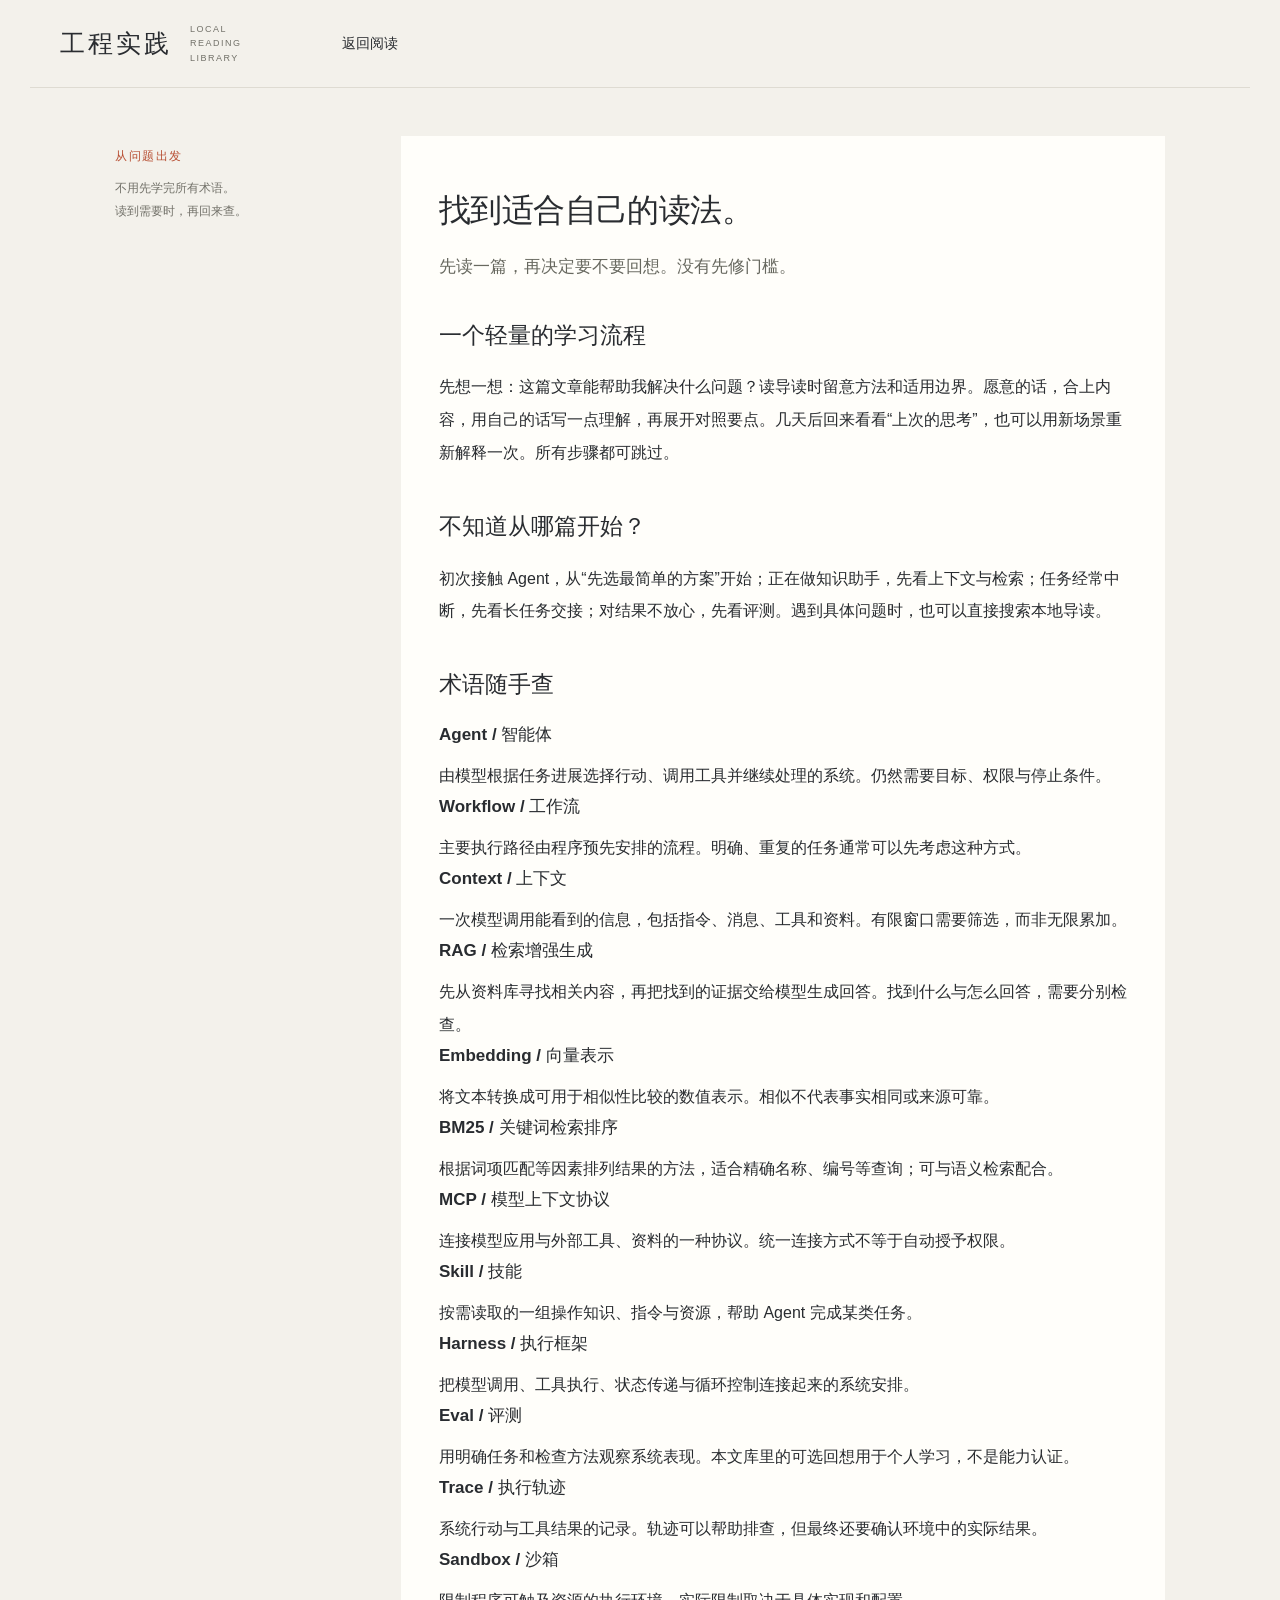
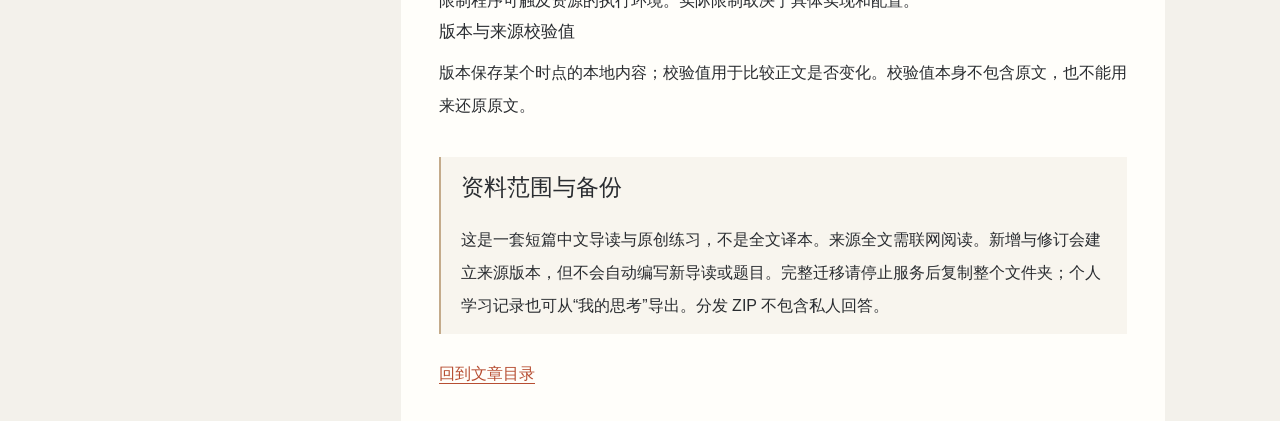
<file: web/guide.html>
<!doctype html><html lang="zh-CN"><head><meta charset="utf-8"><meta name="viewport" content="width=device-width,initial-scale=1"><title>如何使用 · 工程实践</title><link rel="stylesheet" href="style.css"></head><body>
<header class="top"><a class="brand" href="/">工程实践<span>LOCAL READING LIBRARY</span></a><nav aria-label="主导航"><a href="/">返回阅读</a></nav></header>
<div class="layout"><aside><p class="eyebrow">从问题出发</p><p class="side-intro">不用先学完所有术语。<br>读到需要时，再回来查。</p></aside><main class="paper"><h1>找到适合自己的读法。</h1><p class="lead">先读一篇，再决定要不要回想。没有先修门槛。</p>
<div class="prose"><section><h2>一个轻量的学习流程</h2><p>先想一想：这篇文章能帮助我解决什么问题？读导读时留意方法和适用边界。愿意的话，合上内容，用自己的话写一点理解，再展开对照要点。几天后回来看看“上次的思考”，也可以用新场景重新解释一次。所有步骤都可跳过。</p></section>
<section><h2>不知道从哪篇开始？</h2><p>初次接触 Agent，从“先选最简单的方案”开始；正在做知识助手，先看上下文与检索；任务经常中断，先看长任务交接；对结果不放心，先看评测。遇到具体问题时，也可以直接搜索本地导读。</p></section>
<section><h2>术语随手查</h2>
<h3>Agent / 智能体</h3><p>由模型根据任务进展选择行动、调用工具并继续处理的系统。仍然需要目标、权限与停止条件。</p>
<h3>Workflow / 工作流</h3><p>主要执行路径由程序预先安排的流程。明确、重复的任务通常可以先考虑这种方式。</p>
<h3>Context / 上下文</h3><p>一次模型调用能看到的信息，包括指令、消息、工具和资料。有限窗口需要筛选，而非无限累加。</p>
<h3>RAG / 检索增强生成</h3><p>先从资料库寻找相关内容，再把找到的证据交给模型生成回答。找到什么与怎么回答，需要分别检查。</p>
<h3>Embedding / 向量表示</h3><p>将文本转换成可用于相似性比较的数值表示。相似不代表事实相同或来源可靠。</p>
<h3>BM25 / 关键词检索排序</h3><p>根据词项匹配等因素排列结果的方法，适合精确名称、编号等查询；可与语义检索配合。</p>
<h3>MCP / 模型上下文协议</h3><p>连接模型应用与外部工具、资料的一种协议。统一连接方式不等于自动授予权限。</p>
<h3>Skill / 技能</h3><p>按需读取的一组操作知识、指令与资源，帮助 Agent 完成某类任务。</p>
<h3>Harness / 执行框架</h3><p>把模型调用、工具执行、状态传递与循环控制连接起来的系统安排。</p>
<h3>Eval / 评测</h3><p>用明确任务和检查方法观察系统表现。本文库里的可选回想用于个人学习，不是能力认证。</p>
<h3>Trace / 执行轨迹</h3><p>系统行动与工具结果的记录。轨迹可以帮助排查，但最终还要确认环境中的实际结果。</p>
<h3>Sandbox / 沙箱</h3><p>限制程序可触及资源的执行环境。实际限制取决于具体实现和配置。</p>
<h3>版本与来源校验值</h3><p>版本保存某个时点的本地内容；校验值用于比较正文是否变化。校验值本身不包含原文，也不能用来还原原文。</p></section>
<section><h2>资料范围与备份</h2><p>这是一套短篇中文导读与原创练习，不是全文译本。来源全文需联网阅读。新增与修订会建立来源版本，但不会自动编写新导读或题目。完整迁移请停止服务后复制整个文件夹；个人学习记录也可从“我的思考”导出。分发 ZIP 不包含私人回答。</p></section></div><a class="source-link" href="/">回到文章目录</a></main></div></body></html>
</file>
<file: web/style.css>
:root{--bg:#f3f1eb;--paper:#fffefa;--ink:#292c30;--muted:#727169;--line:#dedbd2;--accent:#b74e32;--soft:#ece6db;--green:#526c5b;font-family:-apple-system,BlinkMacSystemFont,"Segoe UI","Noto Sans CJK SC","Microsoft YaHei",sans-serif;color:var(--ink);background:var(--bg);font-synthesis:none}
*{box-sizing:border-box}body{margin:0}a{color:inherit;text-decoration:none}a:hover{color:var(--accent)}button,input,select,textarea{font:inherit}button,a,input,select,textarea{touch-action:manipulation}button{cursor:pointer;border:1px solid var(--line);border-radius:7px;background:var(--paper);color:var(--ink);padding:9px 14px}button:hover{border-color:var(--accent);color:var(--accent)}button:disabled{cursor:wait;opacity:.55}a:focus-visible,button:focus-visible,input:focus-visible,select:focus-visible,textarea:focus-visible,summary:focus-visible{outline:2px solid var(--accent);outline-offset:4px}.primary{background:var(--accent);border-color:var(--accent);color:white}.primary:hover{background:#a8442b;color:white}.quiet{background:transparent;border-color:transparent;padding-left:0;padding-right:0;color:var(--muted)}.muted{color:var(--muted)}.tiny{font-size:12px}.eyebrow{font-size:12px;letter-spacing:.13em;color:var(--accent);font-weight:600}.skip{position:fixed;left:16px;top:-60px;z-index:10;background:white;padding:12px}.skip:focus{top:8px}
.top{height:88px;max-width:1220px;margin:auto;display:flex;align-items:center;gap:62px;padding:0 30px;border-bottom:1px solid var(--line)}.brand{font-family:Georgia,"Songti SC",serif;font-size:25px;letter-spacing:3px;font-weight:600;display:flex;align-items:center;gap:18px}.brand span{font:9px/1.6 sans-serif;letter-spacing:1.5px;max-width:90px;color:var(--muted)}nav{display:flex;gap:30px;font-size:14px}nav a{padding:12px 0}nav a.active{color:var(--accent)}.local-label{margin-left:auto;color:var(--muted);font-size:12px}
.layout{max-width:1100px;margin:48px auto 0;display:grid;grid-template-columns:205px minmax(0,1fr);gap:50px;padding:0 25px;min-height:65vh}aside{font-size:13px;color:var(--muted);align-self:start;position:sticky;top:25px;max-height:calc(100vh - 50px);overflow:auto}aside .label{font-size:11px;letter-spacing:1px;margin:28px 0 14px}aside a{display:block;line-height:1.8;padding:7px 0}aside a.current{color:var(--accent)}aside hr{border:0;border-top:1px solid var(--line);margin:23px 0}.side-intro{line-height:1.9;font-size:12px}.side-link{border-bottom:1px solid var(--line);padding-bottom:20px}.search{width:100%;background:transparent;border:0;border-bottom:1px solid #b8b3a8;padding:12px 0;color:var(--ink);border-radius:0}h1{font-size:36px;line-height:1.45;letter-spacing:-.6px;margin:17px 0 18px;font-weight:650}h2{font-size:23px;line-height:1.6;margin:0 0 18px;font-weight:600}h3{font-size:17px;line-height:1.6;margin:0 0 12px}.lead{font-size:17px;line-height:1.95;color:#686960;margin:0 0 20px}.meta{font-size:12px;color:var(--muted);line-height:2;display:flex;flex-wrap:wrap;gap:6px 14px}.meta a{border-bottom:1px solid #bbb6ac}.intro{padding:14px 0 28px;border-bottom:1px solid var(--line);margin-bottom:26px}.continue{background:var(--soft);padding:22px 25px;display:flex;justify-content:space-between;align-items:center;gap:20px;margin:24px 0}.continue p{margin:5px 0;font-size:13px;color:var(--muted)}.continue strong{font-weight:500}.section-top{display:flex;justify-content:space-between;align-items:center;margin:30px 0 10px}.section-top h2{margin:0;font-size:19px}.section-top span{font-size:12px;color:var(--muted)}
.article-row{padding:22px 0;border-bottom:1px solid var(--line)}.article-row h3{font-size:19px;margin:4px 0 8px}.article-row p{font-size:13px;line-height:1.9;color:var(--muted);margin:0 0 8px}.tag{font-size:11px;color:var(--accent)}.state{font-size:11px;padding:3px 7px;background:var(--soft);color:#6d624e;display:inline-block;margin-right:5px}.empty{padding:35px 0;color:var(--muted);line-height:1.9}.paper{background:var(--paper);padding:36px 38px;min-width:0}.paper .intro{padding-top:0}.paper h1{font-size:32px}.source-title{font-size:12px;line-height:1.8;color:var(--muted);margin-bottom:12px;overflow-wrap:anywhere}.prose{font-size:16px;line-height:2.05}.prose section{padding:13px 0 25px;scroll-margin-top:28px}.prose p{margin:0}.prose section:nth-child(4){border-left:2px solid #c4ab8b;padding:12px 20px;background:#f8f5ee;margin:10px 0 30px}.notice{font-size:13px;line-height:1.9;padding:16px 18px;background:#f1ece2;margin:20px 0}select{max-width:100%;border:1px solid var(--line);padding:7px;background:var(--paper);border-radius:4px;color:var(--ink)}details{border-top:1px solid var(--line);padding:19px 0}summary{cursor:pointer;font-size:14px;line-height:1.7}details p{font-size:14px;line-height:1.9}.reflection{margin:30px 0 15px;border-top:1px solid var(--line);padding-top:25px}.reflection>p{font-size:14px;color:var(--muted);line-height:1.9}.question{padding:16px 0}.question label{display:block;font-size:15px;line-height:1.9;margin-bottom:10px}.question textarea{width:100%;min-height:120px;resize:vertical;background:#fffefa;border:1px solid #d4cec2;border-radius:5px;padding:13px;font-size:14px;line-height:1.9;color:var(--ink)}.question details{padding:10px 0;border:0}.question summary{font-size:12px;color:var(--muted)}.answers p{white-space:pre-wrap;overflow-wrap:anywhere}.actions{display:flex;gap:12px;flex-wrap:wrap;align-items:center;margin:18px 0}.actions select{font-size:13px}.next{padding-top:25px;border-top:1px solid var(--line);margin-top:30px;display:flex;justify-content:space-between;align-items:center;gap:15px;font-size:14px}.history-entry{padding:20px 0;border-bottom:1px solid var(--line)}.history-entry .meta{margin-bottom:8px}.history-entry details{border:0;padding:8px 0}.history-entry .answer-label{font-size:12px;color:var(--muted)}.history-entry .answers{font-size:14px;line-height:1.9}.event{border-bottom:1px solid var(--line);padding:16px 0;font-size:13px;line-height:1.9;overflow-wrap:anywhere}.event time{display:block;color:var(--muted);font-size:11px}.status-list{display:grid;grid-template-columns:160px 1fr;gap:14px;font-size:13px;line-height:1.8;margin:28px 0}.status-list dt{color:var(--muted)}.status-list dd{margin:0}footer{max-width:1100px;padding:35px 25px;margin:60px auto 0;border-top:1px solid var(--line);font-size:11px;color:var(--muted);line-height:1.9}#toast{display:none;position:fixed;bottom:25px;left:50%;transform:translateX(-50%);max-width:90vw;background:#343730;color:white;padding:13px 22px;border-radius:7px;font-size:13px;z-index:20;box-shadow:0 4px 20px #0002}#toast.show{display:block}.spinner-copy{font-size:12px;color:var(--muted)}.source-link{color:var(--accent);text-decoration:underline;text-underline-offset:4px}.saved-label{font-size:12px;color:var(--green)}
@media(max-width:850px){.top{gap:25px;padding:0 20px}.brand{font-size:21px}.brand span{display:none}.local-label{display:none}.layout{grid-template-columns:160px minmax(0,1fr);gap:25px;margin-top:28px;padding:0 20px}.paper{padding:25px}.paper h1,h1{font-size:28px}nav{gap:20px}}
@media(max-width:620px){.top{height:auto;min-height:80px;flex-wrap:wrap;gap:8px;padding:17px 18px}.brand{width:100%;font-size:22px}nav{font-size:13px;gap:25px}nav a{padding:3px 0}.layout{display:block;padding:0 18px;margin-top:20px}aside{position:static;max-height:none;margin-bottom:20px}aside .side-intro,aside .label,aside .toc,aside hr{display:none}aside .topic-nav{display:block}.side-link{padding-bottom:5px}.paper{padding:24px 20px}.paper h1,h1{font-size:27px;line-height:1.5}.lead{font-size:15px}.continue{padding:18px;align-items:flex-start;flex-direction:column;gap:10px}.prose{font-size:15px}h2{font-size:21px}.article-row h3{font-size:17px}.status-list{grid-template-columns:1fr;gap:3px}.status-list dd{margin-bottom:12px}.next{align-items:flex-start;flex-direction:column}footer{margin-top:35px}.meta{gap:3px 12px}}
@media print{.top,aside,footer,.actions,.next,#toast{display:none}.layout{display:block;margin:0;padding:0}.paper{padding:0}.reflection{break-before:page}body{background:white}}

.check-button{min-width:180px;display:inline-grid;gap:7px;text-align:center}.check-button:disabled{opacity:1;cursor:wait}.check-button progress{width:100%;height:4px;border:0;accent-color:#fff;background:#ffffff45}.check-button progress::-webkit-progress-bar{background:#ffffff45;border-radius:2px}.check-button progress::-webkit-progress-value{background:#fff;border-radius:2px}.check-status{min-height:20px;margin:6px 0 14px;font-size:12px;line-height:1.8;color:var(--muted);overflow-wrap:anywhere}

/* Reading controls share the quiet typography of article metadata. */
button{font-size:14px;line-height:1.5;min-height:38px;border-radius:6px;transition:background-color .15s,border-color .15s,color .15s}button:active:not(:disabled){background:#f3eee5}.primary:active:not(:disabled){background:#96432e}.actions{gap:10px 16px}.actions .source-link{font-size:13px}.paper .intro{margin-bottom:30px;padding-bottom:26px}.paper h1{line-height:1.45;margin:15px 0 17px}.paper .intro>.lead{margin:22px 0 18px;font-size:17px;line-height:1.95}.article-meta{display:flex;flex-wrap:wrap;align-items:center;gap:4px 16px;color:var(--muted);font-size:12px;line-height:1.8}.version-label{white-space:nowrap;color:#65675e}.latest-link{color:var(--accent);text-decoration:underline;text-underline-offset:4px}.version-picker{position:relative;border:0;padding:0;margin:0}.version-trigger{font-size:12px;color:var(--accent);line-height:1.8;padding:3px 0;white-space:nowrap}.version-trigger::marker{font-size:9px}.version-picker[open]>.version-trigger{color:#8c3f2c}.version-panel{position:absolute;right:0;top:calc(100% + 10px);z-index:5;width:300px;max-width:calc(100vw - 48px);max-height:360px;overflow:auto;padding:17px 18px 12px;background:var(--paper);border:1px solid var(--line);border-radius:8px;box-shadow:0 10px 28px #302a2014;color:var(--ink);line-height:1.7}.version-panel-heading{display:flex;align-items:center;justify-content:space-between;padding-bottom:10px;border-bottom:1px solid var(--line);font-size:13px;font-weight:500}.version-panel-heading>span{font-size:11px;color:var(--muted);font-weight:400}.version-row{display:block;padding:12px 0;border-bottom:1px solid var(--line);font-size:12px;transition:color .15s}.version-row-title{display:flex;gap:10px;align-items:center}.version-row-title strong{font-weight:600}.version-row-title>span{font-size:11px;color:var(--muted)}.current-version .version-row-title strong{color:var(--accent)}.version-row-date{display:block;font-size:11px;color:var(--muted);margin-top:3px}.version-row-reason{display:block;font-size:11px;color:var(--muted);margin-top:3px;overflow-wrap:anywhere}.version-panel-note{font-size:11px!important;line-height:1.8!important;color:var(--muted);margin:12px 0 0!important}.article-provenance{display:flex;flex-wrap:wrap;align-items:baseline;gap:6px 12px;font-size:12px}.article-provenance .source-link{text-decoration:none;border-bottom:1px solid #c9a493;padding-bottom:2px}.source-info{padding:0;border:0}.source-info>summary{font-size:12px;color:var(--muted);line-height:1.8}.source-info>summary::marker{font-size:9px}.source-info[open]{flex-basis:100%;margin-top:5px}.source-info-body{padding:11px 0 0;color:var(--muted);overflow-wrap:anywhere}.source-info-body p{font-size:12px;line-height:1.9;margin:0 0 6px}.reading-action{background:transparent;border-color:var(--line);font-size:13px;color:var(--muted)}.reflection{padding-top:30px;margin-top:30px}.reflection>p{margin-bottom:20px}#practice>summary,#history-details>summary{font-size:14px;padding:3px 0}.question{padding:20px 0}.question textarea{background:#fdfbf6;border-color:#d9d3c8;border-radius:6px;padding:14px 15px}.question textarea:focus{background:#fffefa}.question details{margin-top:5px}.topic-nav .current{color:var(--accent);font-weight:500}.section-top{gap:14px;align-items:baseline}.section-top>span{line-height:1.8}.notice{border-radius:4px}.check-button{min-height:38px}.source-info>summary:hover,.version-trigger:hover{color:var(--accent)}
@media(max-width:620px){.article-meta{position:relative;gap:4px 14px}.version-picker{position:static}.version-panel{left:0;right:auto;top:calc(100% + 8px);width:min(300px,100%);max-width:100%}.paper .intro>.lead{font-size:15px;margin-top:19px}.paper h1{font-size:27px}.section-top{align-items:flex-start;flex-direction:column;gap:5px}.topic-nav{padding-bottom:10px}.source-info[open]{flex-basis:100%}.actions{align-items:center;gap:10px 12px}}
@media(prefers-reduced-motion:reduce){button,.version-row{transition:none}}
.history-entry .history-entry{padding:10px 0 0;border-bottom:0}.history-entry>h3{margin-bottom:8px}.source-info>summary{padding:3px 0}

/* A shared article tree stays in place across reading and reflection. */
.layout{grid-template-columns:250px minmax(0,1fr);gap:36px}.nav-head{position:sticky;top:0;z-index:3;background:var(--bg);padding:0 0 14px}.nav-head strong{display:block;font-size:16px;color:var(--ink);font-weight:600}.nav-head p{font-size:12px;line-height:1.8;margin:7px 0 0}.nav-overview{font-size:13px;border-bottom:1px solid var(--line);margin-bottom:14px;padding-bottom:12px}.global-tree{display:block;margin-top:18px;font-size:13px}.nav-topic{border:0;padding:0;margin:0 0 12px}.nav-topic>summary{font-size:13px;line-height:1.8;padding:7px 0;color:var(--ink)}.nav-topic>summary small{display:block;font-size:10px;color:var(--muted);font-weight:400;padding-left:13px}.nav-articles{border-left:1px solid var(--line);margin:4px 0 8px 4px;padding-left:12px}.nav-article{padding:9px 8px!important;border-radius:4px;line-height:1.7!important;font-size:12px}.nav-article>span{display:block}.nav-article>small{display:block;font-size:10px;color:var(--muted);margin-top:3px}.nav-article.current{background:#ece5d9;color:var(--accent)}.nav-article:hover{background:#efebe3}.page-outline{border-top:1px solid var(--line);margin-top:20px;padding:15px 0}.page-outline>summary{font-size:12px;color:var(--muted)}.page-outline a{font-size:12px;padding:6px 0}.back-reading{font-size:12px;color:#45695c!important;border-bottom:1px solid #c7d3c9;margin:0 0 15px;padding:0 0 12px!important}aside[data-mode=thinking]{background:#eaf0e9;border-left:2px solid #789080;padding:15px 13px 8px}aside[data-mode=thinking] .nav-head{background:#eaf0e9}aside[data-mode=thinking] .nav-head strong,aside[data-mode=thinking] .current{color:#3e6556}aside[data-mode=thinking] .nav-article.current{background:#dce7dc}aside[data-mode=thinking] .nav-article:hover{background:#e0eade}.thinking-intro .eyebrow{color:#45695c}.original-entry{padding:0 0 28px;margin-bottom:22px;border-bottom:1px solid var(--line)}.original-entry h2{font-size:21px;line-height:1.6;margin:10px 0 12px;overflow-wrap:anywhere}.original-entry p{font-size:13px;line-height:1.9;color:var(--muted);margin:0 0 18px}.original-cta{display:inline-block;background:var(--accent);color:white;padding:10px 16px;border-radius:6px;font-size:14px;line-height:1.6}.original-cta:hover{background:#9f422b;color:white}.original-requirement{display:block;font-size:11px;color:var(--muted);margin-top:9px}.guide-content{padding:18px 0;border-top:0}.guide-content>summary{font-size:15px;color:var(--ink);padding:4px 0}.guide-content .prose{padding-top:24px}.history-entry>h2{font-size:19px;margin-bottom:12px}
@media(max-width:850px){.layout{grid-template-columns:205px minmax(0,1fr);gap:24px}}
@media(max-width:620px){.layout{display:block}#sidebar[data-mode]{position:sticky;top:0;z-index:6;max-height:36vh;overflow:auto;background:var(--bg);padding:12px 0;border-bottom:1px solid var(--line)}#sidebar[data-mode=thinking]{background:#eaf0e9;padding:12px 14px}.global-tree{display:block!important}.nav-head{padding-bottom:8px}.nav-topic{margin-bottom:3px}.nav-head p{display:none}.page-outline{padding-bottom:6px}.original-entry h2{font-size:19px}}
@media(max-width:620px){.prose section,.reflection,#past{scroll-margin-top:calc(36vh + 24px)}}
.original-section-head{display:flex;justify-content:space-between;gap:12px;align-items:center;margin-bottom:22px}.original-body{font-size:16px;line-height:1.95;overflow-wrap:anywhere}.original-body h1{font-size:27px;line-height:1.45;margin:0 0 24px}.original-body h2{font-size:23px;margin:30px 0 15px}.original-body h3{font-size:19px;margin:24px 0 12px}.original-body p{font-size:16px;color:var(--ink);line-height:1.95;margin:0 0 18px}.original-body a{color:var(--accent);text-decoration:underline;text-underline-offset:3px}.original-body img{display:block;max-width:100%;height:auto;margin:22px auto}.original-body figure{margin:20px 0}.original-body figcaption{font-size:12px;color:var(--muted);line-height:1.8}.original-body pre{white-space:pre-wrap;background:#f0eee7;padding:17px;border-radius:5px;font-size:13px;line-height:1.7;overflow:auto}.original-body code{font-family:ui-monospace,SFMono-Regular,Consolas,monospace;font-size:.88em}.original-body table{display:block;max-width:100%;overflow:auto;border-collapse:collapse;font-size:14px;margin:20px 0}.original-body td,.original-body th{border:1px solid var(--line);padding:10px;min-width:85px}.original-body blockquote{margin:22px 0;padding:0 18px;border-left:2px solid #b8a486}.original-body li{margin-bottom:9px}.original-empty{padding:5px 0 10px}.original-empty h2{font-size:20px}.original-warning{padding:12px;background:var(--soft);font-size:12px!important}.original-body [id]{scroll-margin-top:30px}
@media(max-width:620px){.original-body,.original-body p{font-size:15px}.original-body [id]{scroll-margin-top:calc(36vh + 24px)}}

.language-switch{display:flex;gap:3px;padding:3px;border:1px solid var(--line);border-radius:6px}.language-switch button{border:0;background:transparent;color:var(--muted);font-size:12px;padding:5px 10px;border-radius:3px}.language-switch button[aria-pressed=true]{background:var(--soft);color:var(--accent)}.language-switch button:focus-visible{outline:2px solid var(--accent);outline-offset:2px}

.preparation-table{overflow-x:auto;margin:20px 0 32px}.preparation-table table{width:100%;border-collapse:collapse;font-size:13px;text-align:left}.preparation-table th,.preparation-table td{padding:12px 10px;border-bottom:1px solid var(--line);vertical-align:top}.preparation-table th{font-weight:500}.preparation-table td:nth-child(2),.preparation-table td:nth-child(3){white-space:nowrap}.preparation-table details{font-size:12px}.preparation-table th:first-child{min-width:160px}

/* Optional reflection follows the selected journal-style layout. */
.reflection-footer{margin-top:24px;padding-top:26px;border-top:1px solid var(--line)}
.reflection-marker{position:relative;margin:0;padding:0 0 28px;border:0;min-width:0}
.reflection-marker legend{width:100%;padding:0;margin-bottom:20px;font-size:13px;color:var(--muted)}
.feeling-options{display:flex;align-items:center;justify-content:space-between;gap:16px;flex-wrap:wrap}
.feeling-options label{display:flex;align-items:center;gap:10px;cursor:pointer;font-size:14px;font-weight:400;min-height:32px}
.feeling-options input[type=radio]{appearance:auto;width:19px;height:19px;min-height:0;padding:0;margin:0;accent-color:var(--accent);flex:none}
.clear-feeling{float:right;min-height:0;padding:2px 0;background:none;border:0;color:var(--muted);font-size:11px;text-decoration:underline}
.clear-feeling[hidden]{display:none}
.reflection-save-row{display:flex;align-items:center;justify-content:flex-start;gap:20px;flex-wrap:wrap;padding-top:24px;border-top:1px solid var(--line)}
.reflection-save-row button{min-height:40px;padding:9px 17px;font-size:14px;border-radius:5px}
.reflection-footer #draft-status{font-size:12px;line-height:1.7}
@media(max-width:620px){.feeling-options{align-items:flex-start;flex-direction:column;gap:8px}.reflection-save-row{gap:12px}}
</file>
